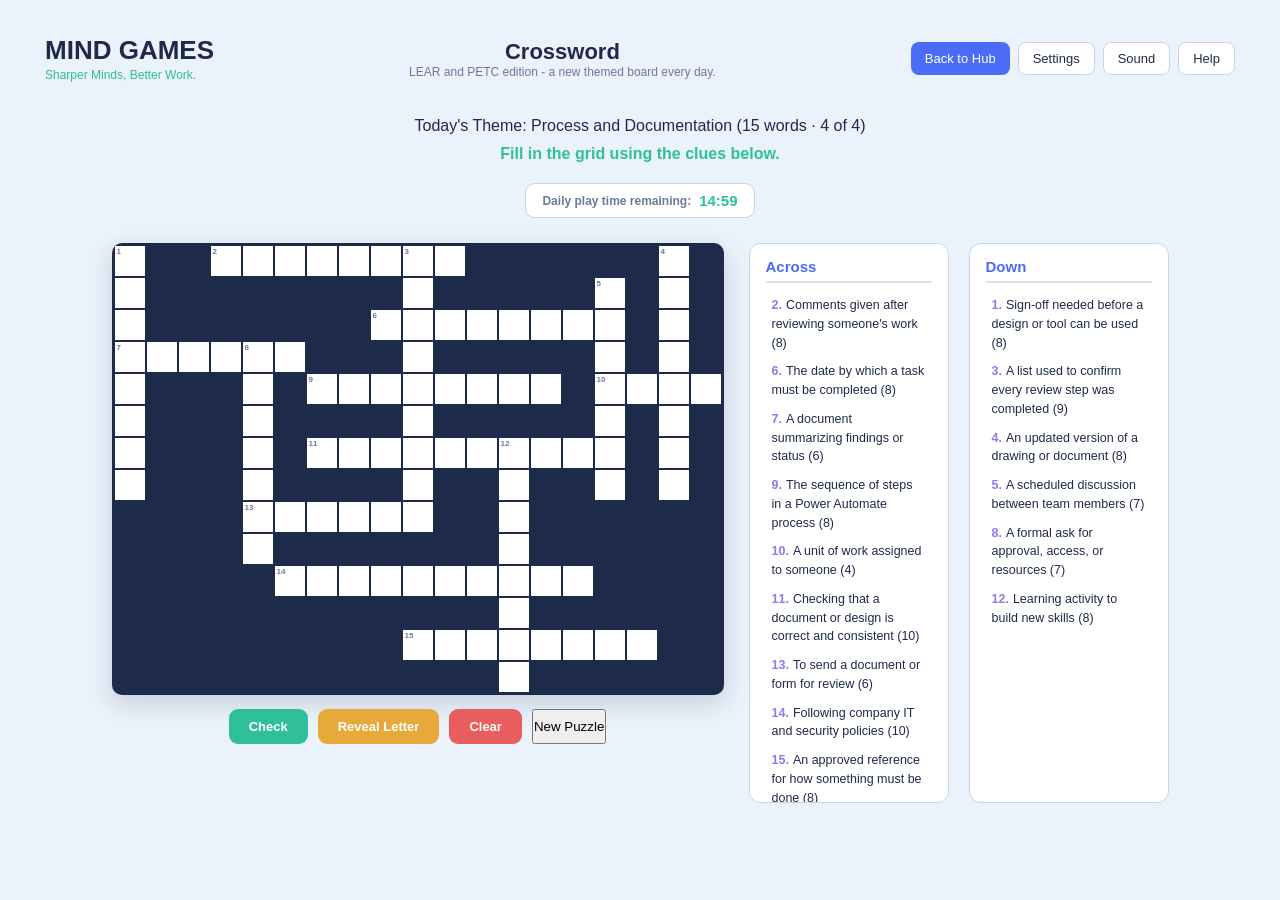
<file: crossword.html>
<!DOCTYPE html>
<html lang="en">
<head>
    <meta charset="UTF-8">
    <meta name="viewport" content="width=device-width, initial-scale=1.0">
    <title>Crossword - Mind Games</title>
    <link rel="stylesheet" href="css/style.css">
    <link rel="stylesheet" href="css/tictactoe.css">
    <link rel="stylesheet" href="css/crossword.css">
</head>
<body>
    <header class="app-header">
        <div class="header-left">
            <h1>MIND GAMES</h1>
            <p class="tagline">Sharper Minds, Better Work.</p>
        </div>
        <div class="header-center">
            <h2>Crossword</h2>
            <p>LEAR and PETC edition - a new themed board every day.</p>
        </div>
        <div class="header-right">
            <button class="btn-icon back-btn" onclick="window.location.href='index.html'">Back to Hub</button>
            <button class="btn-icon">Settings</button>
            <button class="btn-icon">Sound</button>
            <button class="btn-icon" id="helpBtn">Help</button>
        </div>
    </header>

    <div class="crossword-container">
        <div class="theme-banner">
            <span class="theme-label">Today's Theme:</span>
            <span id="themeName" class="theme-name">-</span>
            <span class="theme-count" id="themeCount"></span>
        </div>

        <div id="status" class="status-msg">Fill in the grid using the clues below.</div>

        <div class="timer-card">
            <span class="timer-label">Daily play time remaining:</span>
            <span id="timer" class="timer-value">15:00</span>
        </div>

        <div class="crossword-layout">
            <div class="grid-wrap">
                <div class="crossword-grid" id="grid"></div>
                <div class="controls">
                    <button class="btn-check" onclick="checkSolution()">Check</button>
                    <button class="btn-hint" onclick="giveHint()">Reveal Letter</button>
                    <button class="btn-clear" onclick="clearUser()">Clear</button>
                    <button class="btn-shuffle" onclick="nextPuzzle()">New Puzzle</button>
                </div>
            </div>

            <div class="clues-panel">
                <div class="clue-group">
                    <h3>Across</h3>
                    <ul id="acrossClues" class="clue-list"></ul>
                </div>
                <div class="clue-group">
                    <h3>Down</h3>
                    <ul id="downClues" class="clue-list"></ul>
                </div>
            </div>
        </div>
    </div>

    <div id="popup" class="popup-overlay hidden">
        <div class="popup-card" id="popupCard">
            <div class="popup-icon" id="popupIcon">Trophy</div>
            <h2 id="popupTitle">Puzzle Solved!</h2>
            <p id="popupMessage">Great job! You filled every word correctly.</p>
            <div class="popup-buttons">
                <button class="btn-primary" onclick="nextPuzzleFromPopup()">Try Another Theme</button>
                <button class="btn-secondary" onclick="closePopupAndReset()">Play Again</button>
                <button class="btn-secondary" onclick="window.location.href='index.html'">Back to Hub</button>
            </div>
        </div>
    </div>

    <div id="helpPopup" class="popup-overlay hidden">
        <div class="popup-card">
            <div class="popup-icon">Help</div>
            <h2>How to Play</h2>
            <p style="text-align:left;">Click a cell to select it (click again to switch Across/Down). Type letters to fill the grid - the cursor moves automatically. Use the clue list to jump to any word. Use Check to verify your answers, Reveal Letter for a hint, Clear to restart the board, or New Puzzle to switch to a different themed word set. There are 4 rotating themes: Wiring Harness Basics, Lear and PETC Company, Programs and Acronyms, and Process and Documentation - a new one is featured each day!</p>
            <div class="popup-buttons">
                <button class="btn-primary" onclick="document.getElementById('helpPopup').classList.add('hidden')">Got it</button>
            </div>
        </div>
    </div>

    <script src="js/crossword_data.js"></script>
    <script src="js/crossword.js"></script>
</body>
</html>
</file>
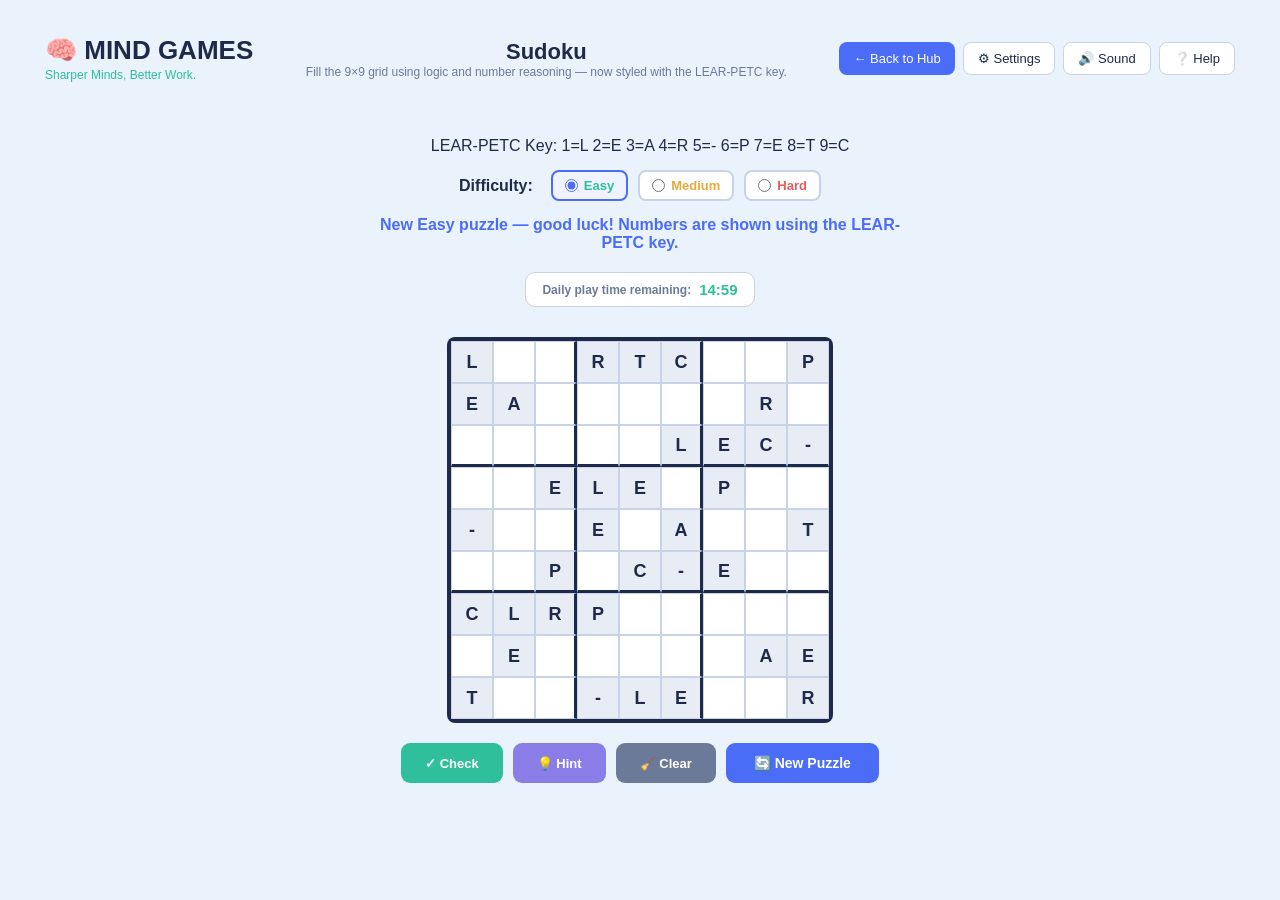
<file: sudoku.html>
<!DOCTYPE html>
<html lang="en">
<head>
    <meta charset="UTF-8">
    <meta name="viewport" content="width=device-width, initial-scale=1.0">
    <title>Sudoku — Mind Games</title>
    <link rel="stylesheet" href="css/style.css">
    <link rel="stylesheet" href="css/tictactoe.css">
    <link rel="stylesheet" href="css/sudoku.css">
</head>
<body>
    <header class="app-header">
        <div class="header-left">
            <h1>🧠 MIND GAMES</h1>
            <p class="tagline">Sharper Minds, Better Work.</p>
        </div>
        <div class="header-center">
            <h2>Sudoku</h2>
            <p>Fill the 9×9 grid using logic and number reasoning — now styled with the LEAR-PETC key.</p>
        </div>
        <div class="header-right">
            <button class="btn-icon back-btn" onclick="window.location.href='index.html'">← Back to Hub</button>
            <button class="btn-icon">⚙ Settings</button>
            <button class="btn-icon">🔊 Sound</button>
            <button class="btn-icon">❔ Help</button>
        </div>
    </header>
    <div class="sudoku-container">
        <!-- LEAR-PETC Key Legend -->
        <div class="lear-legend">
            <span class="legend-title">LEAR-PETC Key:</span>
            <span class="legend-item"><span class="legend-num">1</span>=<span class="letter-red">L</span></span>
            <span class="legend-item"><span class="legend-num">2</span>=<span class="letter-red">E</span></span>
            <span class="legend-item"><span class="legend-num">3</span>=<span class="letter-red">A</span></span>
            <span class="legend-item"><span class="legend-num">4</span>=<span class="letter-red">R</span></span>
            <span class="legend-item"><span class="legend-num">5</span>=<span class="letter-neutral">-</span></span>
            <span class="legend-item"><span class="legend-num">6</span>=<span class="letter-blue">P</span></span>
            <span class="legend-item"><span class="legend-num">7</span>=<span class="letter-blue">E</span></span>
            <span class="legend-item"><span class="legend-num">8</span>=<span class="letter-blue">T</span></span>
            <span class="legend-item"><span class="legend-num">9</span>=<span class="letter-blue">C</span></span>
        </div>
        <!-- Difficulty Selector -->
        <div class="difficulty-row">
            <span class="label">Difficulty:</span>
            <label class="radio-btn easy">
                <input type="radio" name="diff" value="Easy" checked>
                <span>Easy</span>
            </label>
            <label class="radio-btn medium">
                <input type="radio" name="diff" value="Medium">
                <span>Medium</span>
            </label>
            <label class="radio-btn hard">
                <input type="radio" name="diff" value="Hard">
                <span>Hard</span>
            </label>
        </div>
        <!-- Status -->
        <div id="status" class="status-msg">Select a cell and press a number key (1–9) to place its LEAR-PETC letter.</div>
        <!-- Daily Timer -->
        <div class="timer-card">
            <span class="timer-label">Daily play time remaining:</span>
            <span id="timer" class="timer-value">15:00</span>
        </div>
        <!-- Sudoku Board -->
        <div class="sudoku-board" id="board"></div>
        <!-- Controls -->
        <div class="controls">
            <button class="btn-check" onclick="checkSolution()">✓ Check</button>
            <button class="btn-hint" onclick="giveHint()">💡 Hint</button>
            <button class="btn-clear" onclick="clearUser()">🧹 Clear</button>
            <button class="btn-primary" onclick="newPuzzle()">🔄 New Puzzle</button>
        </div>
    </div>
    <!-- Result Popup -->
    <div id="popup" class="popup-overlay hidden">
        <div class="popup-card" id="popupCard">
            <div class="popup-icon" id="popupIcon">🏆</div>
            <h2 id="popupTitle">Puzzle Solved!</h2>
            <p id="popupMessage">Great job!</p>
            <div class="popup-buttons">
                <button class="btn-primary" onclick="closePopupAndNew()">🔄 Play Again</button>
                <button class="btn-secondary" onclick="window.location.href='index.html'">← Back to Hub</button>
            </div>
        </div>
    </div>
    <script src="js/sudoku.js"></script>
</body>
</html>
</file>
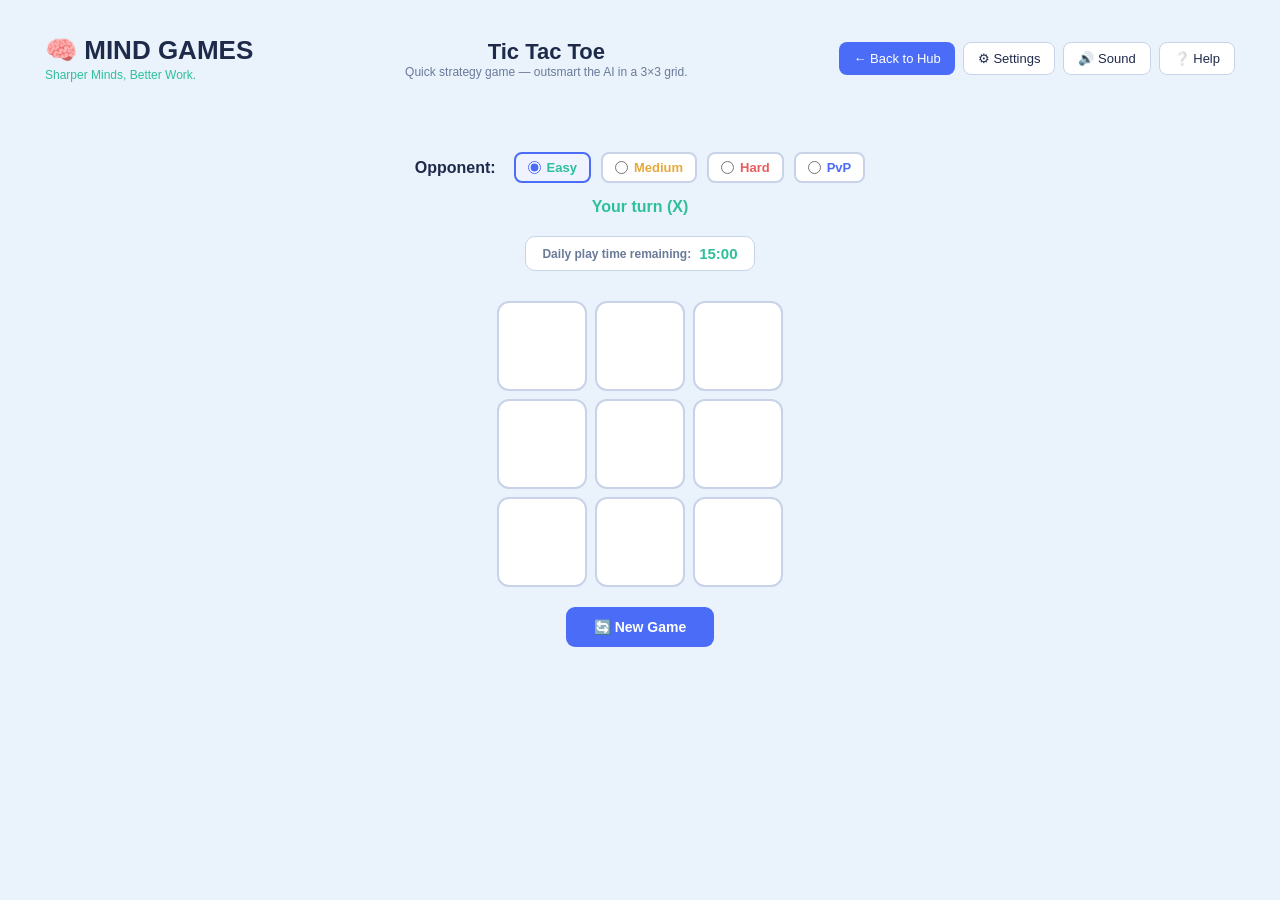
<file: tictactoe.html>
<!DOCTYPE html>
<html lang="en">
<head>
    <meta charset="UTF-8">
    <meta name="viewport" content="width=device-width, initial-scale=1.0">
    <title>Tic Tac Toe — Mind Games</title>
    <link rel="stylesheet" href="css/style.css">
    <link rel="stylesheet" href="css/tictactoe.css">
</head>
<body>

    <header class="app-header">
        <div class="header-left">
            <h1>🧠 MIND GAMES</h1>
            <p class="tagline">Sharper Minds, Better Work.</p>
        </div>
        <div class="header-center">
            <h2>Tic Tac Toe</h2>
            <p>Quick strategy game — outsmart the AI in a 3×3 grid.</p>
        </div>
        <div class="header-right">
            <button class="btn-icon back-btn" onclick="window.location.href='index.html'">← Back to Hub</button>
            <button class="btn-icon">⚙ Settings</button>
            <button class="btn-icon">🔊 Sound</button>
            <button class="btn-icon">❔ Help</button>
        </div>
    </header>

    <div class="ttt-container">

        <!-- Difficulty Selector -->
        <div class="difficulty-row">
            <span class="label">Opponent:</span>
            <label class="radio-btn easy">
                <input type="radio" name="mode" value="Easy" checked>
                <span>Easy</span>
            </label>
            <label class="radio-btn medium">
                <input type="radio" name="mode" value="Medium">
                <span>Medium</span>
            </label>
            <label class="radio-btn hard">
                <input type="radio" name="mode" value="Hard">
                <span>Hard</span>
            </label>
            <label class="radio-btn pvp">
                <input type="radio" name="mode" value="PvP">
                <span>PvP</span>
            </label>
        </div>

        <!-- Status -->
        <div id="status" class="status-msg">Your turn (X)</div>

        <!-- Daily Timer -->
        <div class="timer-card">
            <span class="timer-label">Daily play time remaining:</span>
            <span id="timer" class="timer-value">15:00</span>
        </div>

        <!-- Board -->
        <div class="board" id="board">
            <button class="cell" data-idx="0"></button>
            <button class="cell" data-idx="1"></button>
            <button class="cell" data-idx="2"></button>
            <button class="cell" data-idx="3"></button>
            <button class="cell" data-idx="4"></button>
            <button class="cell" data-idx="5"></button>
            <button class="cell" data-idx="6"></button>
            <button class="cell" data-idx="7"></button>
            <button class="cell" data-idx="8"></button>
        </div>

        <!-- Controls -->
        <div class="controls">
            <button class="btn-primary" onclick="resetGame()">🔄 New Game</button>
        </div>

    </div>

    <!-- Result Popup -->
    <div id="popup" class="popup-overlay hidden">
        <div class="popup-card" id="popupCard">
            <div class="popup-icon" id="popupIcon">🏆</div>
            <h2 id="popupTitle">Congratulations!</h2>
            <p id="popupMessage">You won!</p>
            <div class="popup-buttons">
                <button class="btn-primary" onclick="closePopupAndReset()">🔄 Play Again</button>
                <button class="btn-secondary" onclick="window.location.href='index.html'">← Back to Hub</button>
            </div>
        </div>
    </div>

    <script src="js/tictactoe.js"></script>
</body>
</html>
</file>
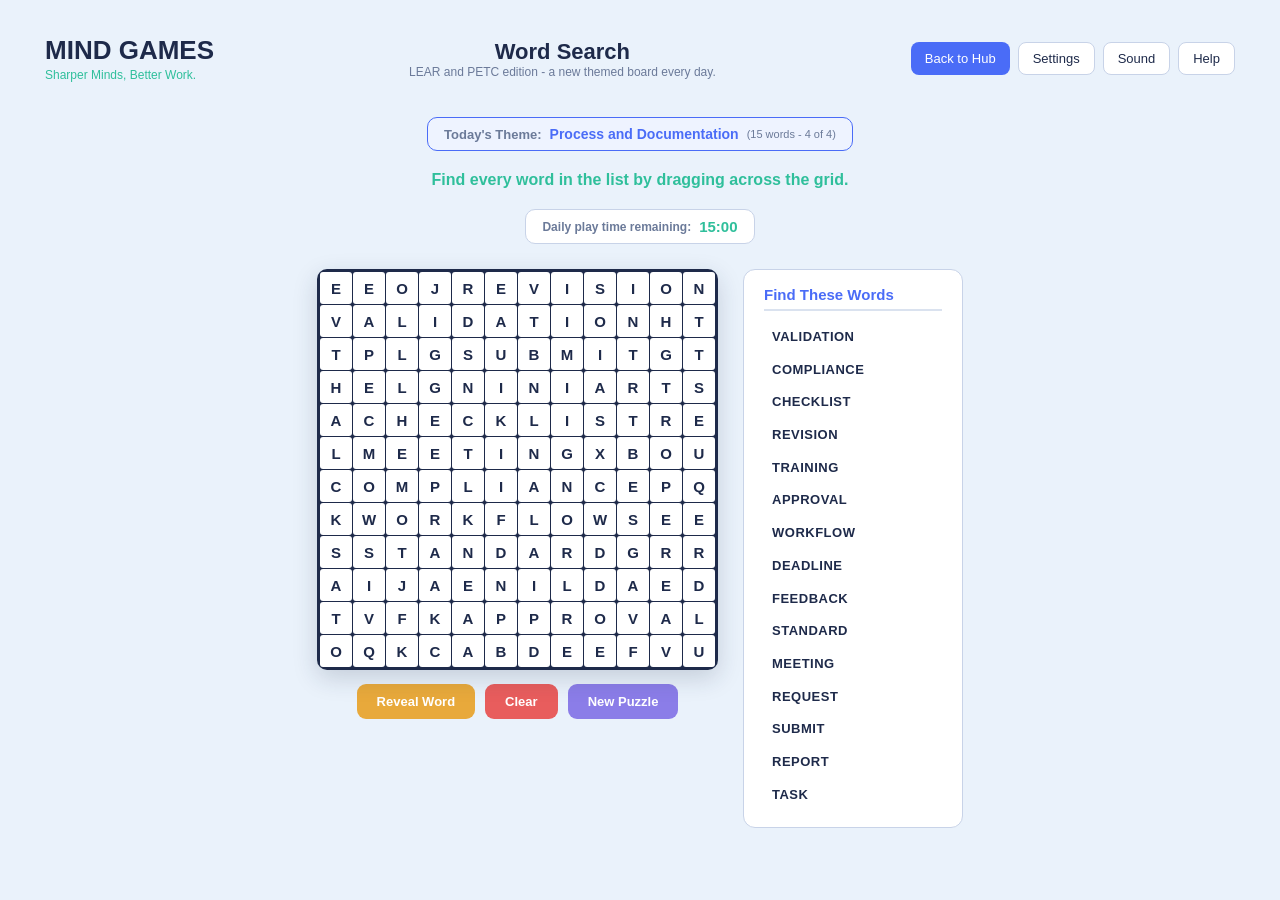
<file: wordsearch.html>
<!DOCTYPE html>
<html lang="en">
<head>
    <meta charset="UTF-8">
    <meta name="viewport" content="width=device-width, initial-scale=1.0">
    <title>Word Search - Mind Games</title>
    <link rel="stylesheet" href="css/style.css">
    <link rel="stylesheet" href="css/tictactoe.css">
    <link rel="stylesheet" href="css/wordsearch.css">
</head>
<body>
    <header class="app-header">
        <div class="header-left">
            <h1>MIND GAMES</h1>
            <p class="tagline">Sharper Minds, Better Work.</p>
        </div>
        <div class="header-center">
            <h2>Word Search</h2>
            <p>LEAR and PETC edition - a new themed board every day.</p>
        </div>
        <div class="header-right">
            <button class="btn-icon back-btn" onclick="window.location.href='index.html'">Back to Hub</button>
            <button class="btn-icon">Settings</button>
            <button class="btn-icon">Sound</button>
            <button class="btn-icon" id="helpBtn">Help</button>
        </div>
    </header>

    <div class="ws-container">
        <div class="theme-banner">
            <span class="theme-label">Today's Theme:</span>
            <span id="themeName" class="theme-name">-</span>
            <span class="theme-count" id="themeCount"></span>
        </div>

        <div id="status" class="status-msg">Find every word in the list by dragging across the grid.</div>

        <div class="timer-card">
            <span class="timer-label">Daily play time remaining:</span>
            <span id="timer" class="timer-value">15:00</span>
        </div>

        <div class="ws-layout">
            <div class="grid-wrap">
                <div class="ws-grid" id="grid"></div>
                <div class="controls">
                    <button class="btn-hint" onclick="giveHint()">Reveal Word</button>
                    <button class="btn-clear" onclick="clearProgress()">Clear</button>
                    <button class="btn-shuffle" onclick="nextPuzzle()">New Puzzle</button>
                </div>
            </div>

            <div class="words-panel">
                <h3>Find These Words</h3>
                <ul id="wordList" class="word-list"></ul>
            </div>
        </div>
    </div>

    <div id="popup" class="popup-overlay hidden">
        <div class="popup-card" id="popupCard">
            <div class="popup-icon" id="popupIcon">Trophy</div>
            <h2 id="popupTitle">All Words Found!</h2>
            <p id="popupMessage">Great job! You found every word correctly.</p>
            <div class="popup-buttons">
                <button class="btn-primary" onclick="nextPuzzleFromPopup()">Try Another Theme</button>
                <button class="btn-secondary" onclick="closePopupAndReset()">Play Again</button>
                <button class="btn-secondary" onclick="window.location.href='index.html'">Back to Hub</button>
            </div>
        </div>
    </div>

    <div id="helpPopup" class="popup-overlay hidden">
        <div class="popup-card">
            <div class="popup-icon">Help</div>
            <h2>How to Play</h2>
            <p style="text-align:left;">Click and drag from the first letter of a word to its last letter (words can go across, down, or diagonally, forwards or backwards). Release to check it - correct words turn green and get crossed off the list. Use Reveal Word if you get stuck, Clear to reset your progress, or New Puzzle to switch to a different themed word set. There are 4 rotating themes: Wiring Harness Basics, Lear and PETC Company, Programs and Acronyms, and Process and Documentation - a new one is featured each day!</p>
            <div class="popup-buttons">
                <button class="btn-primary" onclick="document.getElementById('helpPopup').classList.add('hidden')">Got it</button>
            </div>
        </div>
    </div>

    <script src="js/wordsearch_data.js"></script>
    <script src="js/wordsearch.js"></script>
</body>
</html>
</file>
<file: css/style.css>
/* =====================================================
   MIND GAMES — Web Edition
   Matching the Python CustomTkinter design
   ===================================================== */

:root {
    --bg-main: #EAF2FB;
    --bg-card: #FFFFFF;
    --bg-card-hl: #E8FDF5;
    --accent-mint: #2FBF9B;
    --accent-blue: #4A6CF7;
    --accent-purple: #8B7DE8;
    --text-dark: #1E2A4A;
    --text-muted: #6B7A99;
    --badge-easy: #2FBF9B;
    --badge-med: #E8A93B;
    --badge-hard: #E85D5D;
    --banner-bg: #FFF6E0;
    --banner-border: #F4C95D;
}

* {
    box-sizing: border-box;
    margin: 0;
    padding: 0;
}

body {
    font-family: 'Segoe UI', Arial, sans-serif;
    background: var(--bg-main);
    color: var(--text-dark);
    min-height: 100vh;
    padding: 20px;
}

/* ---------- HEADER ---------- */
.app-header {
    display: flex;
    justify-content: space-between;
    align-items: center;
    padding: 15px 25px;
    flex-wrap: wrap;
    gap: 15px;
}

.header-left h1 {
    font-size: 26px;
    color: var(--text-dark);
}

.tagline {
    color: var(--accent-mint);
    font-size: 12px;
    margin-top: 2px;
}

.header-center {
    text-align: center;
}

.header-center h2 {
    font-size: 22px;
    color: var(--text-dark);
}

.header-center p {
    font-size: 12px;
    color: var(--text-muted);
}

.header-right {
    display: flex;
    gap: 8px;
}

.btn-icon {
    background: white;
    color: var(--text-dark);
    border: 1px solid #C8D3E8;
    padding: 8px 14px;
    border-radius: 8px;
    cursor: pointer;
    font-size: 13px;
    transition: 0.2s;
}

.btn-icon:hover {
    background: #E5ECF7;
}

/* ---------- WORK FIRST BANNER ---------- */
.banner {
    background: var(--banner-bg);
    border: 1px solid var(--banner-border);
    border-radius: 10px;
    text-align: center;
    padding: 12px;
    margin: 15px 25px;
    color: #8A6A00;
    font-size: 13px;
    font-weight: bold;
}

/* ---------- GAME GRID ---------- */
.game-grid {
    display: grid;
    grid-template-columns: repeat(3, 1fr);
    gap: 20px;
    padding: 10px 25px;
}

.card {
    background: var(--bg-card);
    border: 2px solid #DAE2EF;
    border-radius: 16px;
    padding: 18px;
    text-align: center;
    position: relative;
    transition: transform 0.15s, box-shadow 0.15s;
    display: flex;
    flex-direction: column;
    align-items: center;
}

.card.available {
    background: var(--bg-card-hl);
    border-color: var(--accent-mint);
}

.card:hover {
    transform: translateY(-3px);
    box-shadow: 0 8px 20px rgba(30, 42, 74, 0.12);
}

.status {
    position: absolute;
    top: 12px;
    right: 14px;
    font-size: 11px;
    font-weight: bold;
    color: var(--accent-mint);
}

.status.soon {
    color: var(--accent-purple);
}

.card img {
    width: 130px;
    height: 130px;
    object-fit: contain;
    margin: 15px 0 10px 0;
    filter: drop-shadow(3px 5px 6px rgba(40, 50, 80, 0.25));
}

.card.coming-soon img {
    opacity: 0.5;
}

.card h2 {
    font-size: 19px;
    margin-bottom: 6px;
    color: var(--text-dark);
}

.card p {
    color: var(--text-muted);
    font-size: 12px;
    margin-bottom: 10px;
}

/* ---------- BADGES ---------- */
.badge {
    font-size: 12px;
    font-weight: bold;
    margin-bottom: 12px;
    display: inline-block;
}

.badge.easy   { color: var(--badge-easy); }
.badge.medium { color: var(--badge-med); }
.badge.hard   { color: var(--badge-hard); }

/* ---------- PLAY BUTTON ---------- */
.btn-play {
    background: var(--accent-mint);
    color: white;
    border: none;
    padding: 10px 30px;
    border-radius: 9px;
    font-size: 14px;
    font-weight: bold;
    cursor: pointer;
    width: 100%;
    transition: 0.2s;
}

.btn-play:hover {
    background: #25A385;
}

.btn-play.purple {
    background: var(--accent-purple);
}

.btn-play.purple:hover {
    background: #7568CF;
}

/* ---------- WELLNESS FOOTER ---------- */
.wellness-footer {
    background: white;
    border-radius: 12px;
    padding: 15px;
    margin: 20px 25px 8px 25px;
    display: flex;
    justify-content: space-around;
    flex-wrap: wrap;
    gap: 10px;
    font-size: 12px;
    color: var(--text-dark);
}

.program-title {
    text-align: center;
    color: var(--accent-purple);
    font-style: italic;
    font-size: 12px;
    padding: 8px;
}

/* ---------- RESPONSIVE ---------- */
@media (max-width: 900px) {
    .game-grid { grid-template-columns: repeat(2, 1fr); }
    .app-header { flex-direction: column; text-align: center; }
}

@media (max-width: 600px) {
    .game-grid { grid-template-columns: 1fr; }
}
</file>
<file: css/tictactoe.css>
/* =====================================================
   TIC TAC TOE — Game Page Styles
   ===================================================== */

.ttt-container {
    max-width: 500px;
    margin: 20px auto;
    padding: 20px;
    text-align: center;
}

/* ---------- Difficulty Row ---------- */
.difficulty-row {
    display: flex;
    justify-content: center;
    align-items: center;
    gap: 10px;
    margin: 15px 0;
    flex-wrap: wrap;
}

.label {
    font-weight: bold;
    color: var(--text-dark);
    margin-right: 8px;
}

.radio-btn {
    display: inline-flex;
    align-items: center;
    gap: 6px;
    cursor: pointer;
    padding: 6px 12px;
    background: white;
    border: 2px solid #C8D3E8;
    border-radius: 8px;
    font-weight: bold;
    font-size: 13px;
    transition: 0.2s;
}

.radio-btn input {
    accent-color: var(--accent-blue);
}

.radio-btn.easy   { color: var(--badge-easy); }
.radio-btn.medium { color: var(--badge-med); }
.radio-btn.hard   { color: var(--badge-hard); }
.radio-btn.pvp    { color: var(--accent-blue); }

.radio-btn:has(input:checked) {
    background: #EEF3FF;
    border-color: var(--accent-blue);
}

/* ---------- Status Message ---------- */
.status-msg {
    font-size: 16px;
    font-weight: bold;
    color: var(--accent-mint);
    margin: 10px 0;
}

/* ---------- Daily Timer ---------- */
.timer-card {
    display: inline-flex;
    align-items: center;
    gap: 8px;
    background: white;
    border: 1px solid #C8D3E8;
    border-radius: 10px;
    padding: 8px 16px;
    margin: 10px 0;
}

.timer-label {
    font-size: 12px;
    font-weight: bold;
    color: var(--text-muted);
}

.timer-value {
    font-size: 15px;
    font-weight: bold;
    color: var(--accent-mint);
}

/* ---------- Board ---------- */
.board {
    display: grid;
    grid-template-columns: repeat(3, 90px);
    gap: 8px;
    justify-content: center;
    margin: 20px auto;
}

.cell {
    width: 90px;
    height: 90px;
    background: white;
    border: 2px solid #C8D3E8;
    border-radius: 12px;
    font-size: 42px;
    font-weight: bold;
    color: var(--text-dark);
    cursor: pointer;
    transition: 0.15s;
}

.cell:hover:not(:disabled) {
    background: #DDE7F7;
    transform: scale(1.05);
}

.cell.x-mark { color: var(--accent-blue); }
.cell.o-mark { color: var(--accent-mint); }

.cell:disabled {
    cursor: not-allowed;
}

/* ---------- Controls ---------- */
.controls {
    margin: 15px 0;
}

.btn-primary {
    background: var(--accent-blue);
    color: white;
    border: none;
    padding: 12px 28px;
    border-radius: 9px;
    font-size: 14px;
    font-weight: bold;
    cursor: pointer;
    transition: 0.2s;
}

.btn-primary:hover {
    background: #3A56D1;
}

.btn-secondary {
    background: white;
    color: var(--text-dark);
    border: 1px solid #C8D3E8;
    padding: 12px 28px;
    border-radius: 9px;
    font-size: 14px;
    font-weight: bold;
    cursor: pointer;
    transition: 0.2s;
}

.btn-secondary:hover {
    background: #E5ECF7;
}

.back-btn {
    background: var(--accent-blue) !important;
    color: white !important;
    border: none !important;
}

.back-btn:hover {
    background: #3A56D1 !important;
}

/* ---------- Popup ---------- */
.popup-overlay {
    position: fixed;
    top: 0; left: 0;
    width: 100%;
    height: 100%;
    background: rgba(30, 42, 74, 0.5);
    display: flex;
    align-items: center;
    justify-content: center;
    z-index: 100;
}

.popup-overlay.hidden {
    display: none;
}

.popup-card {
    background: #E8FDF5;
    border: 2px solid var(--accent-mint);
    border-radius: 20px;
    padding: 30px 40px;
    text-align: center;
    max-width: 420px;
    width: 90%;
    box-shadow: 0 10px 40px rgba(0,0,0,0.2);
}

.popup-card.loss {
    background: #FFF1F1;
    border-color: var(--badge-hard);
}

.popup-card.draw {
    background: #EEF3FF;
    border-color: var(--accent-blue);
}

.popup-icon {
    font-size: 62px;
    margin-bottom: 5px;
}

.popup-card h2 {
    font-size: 26px;
    color: var(--text-dark);
    margin-bottom: 10px;
}

.popup-card p {
    color: var(--text-muted);
    font-size: 14px;
    margin-bottom: 20px;
    line-height: 1.5;
}

.popup-buttons {
    display: flex;
    gap: 10px;
    justify-content: center;
    flex-wrap: wrap;
}
</file>
<file: css/crossword.css>
/* =====================================================
   CROSSWORD — Game Page Styles
   LEAR / PETC company edition
   ===================================================== */

.crossword-container {
    max-width: 1100px;
    margin: 10px auto;
    padding: 10px 20px 30px;
    text-align: center;
}

.crossword-layout {
    display: flex;
    gap: 25px;
    align-items: flex-start;
    justify-content: center;
    flex-wrap: wrap;
    margin-top: 15px;
}

/* ---------- Grid ---------- */
.grid-wrap {
    display: flex;
    flex-direction: column;
    align-items: center;
}

.crossword-grid {
    display: grid;
    gap: 2px;
    background: #1E2A4A;
    padding: 3px;
    border-radius: 10px;
    box-shadow: 0 8px 24px rgba(30, 42, 74, 0.18);
}

.cw-cell {
    position: relative;
    width: 30px;
    height: 30px;
    background: white;
}

.cw-cell.blocked {
    background: #1E2A4A;
}

.cw-cell input {
    width: 100%;
    height: 100%;
    border: none;
    text-align: center;
    font-size: 15px;
    font-weight: bold;
    text-transform: uppercase;
    background: transparent;
    color: var(--text-dark);
    caret-color: transparent;
}

.cw-cell input:focus {
    outline: none;
    background: #DDE7F7;
}

.cw-cell.active-word input:not(:focus) {
    background: #EAF2FB;
}

.cw-cell.selected input {
    background: #FFF6E0 !important;
}

.cw-cell input.correct {
    color: var(--accent-mint);
    background: #E8FDF5 !important;
}

.cw-cell input.incorrect {
    color: var(--badge-hard);
    background: #FFF1F1 !important;
}

.cw-number {
    position: absolute;
    top: 1px;
    left: 2px;
    font-size: 8px;
    font-weight: bold;
    color: var(--text-muted);
    pointer-events: none;
}

/* ---------- Clues Panel ---------- */
.clues-panel {
    display: flex;
    gap: 20px;
    flex-wrap: wrap;
    max-width: 420px;
    text-align: left;
}

.clue-group {
    background: white;
    border: 1px solid #C8D3E8;
    border-radius: 12px;
    padding: 14px 16px;
    min-width: 180px;
    flex: 1;
    max-height: 560px;
    overflow-y: auto;
}

.clue-group h3 {
    color: var(--accent-blue);
    font-size: 15px;
    margin-bottom: 8px;
    border-bottom: 2px solid #DAE2EF;
    padding-bottom: 6px;
}

.clue-list {
    list-style: none;
    font-size: 12.5px;
    line-height: 1.5;
}

.clue-list li {
    padding: 5px 6px;
    border-radius: 6px;
    cursor: pointer;
    color: var(--text-dark);
    transition: 0.15s;
}

.clue-list li:hover {
    background: #EAF2FB;
}

.clue-list li.active-clue {
    background: #FFF6E0;
    font-weight: bold;
    color: #8A6A00;
}

.clue-list li.solved {
    color: var(--accent-mint);
    text-decoration: line-through;
}

.clue-num {
    font-weight: bold;
    margin-right: 4px;
    color: var(--accent-purple);
}

/* ---------- Controls ---------- */
.crossword-container .controls {
    display: flex;
    gap: 10px;
    justify-content: center;
    margin-top: 14px;
    flex-wrap: wrap;
}

.btn-check, .btn-hint, .btn-clear {
    border: none;
    padding: 10px 20px;
    border-radius: 9px;
    font-size: 13px;
    font-weight: bold;
    cursor: pointer;
    transition: 0.2s;
    color: white;
}

.btn-check { background: var(--accent-mint); }
.btn-check:hover { background: #25A385; }
.btn-hint { background: var(--badge-med); }
.btn-hint:hover { background: #CC9330; }
.btn-clear { background: var(--badge-hard); }
.btn-clear:hover { background: #D14B4B; }

/* ---------- Responsive ---------- */
@media (max-width: 900px) {
    .cw-cell { width: 24px; height: 24px; }
    .cw-cell input { font-size: 12px; }
}

@media (max-width: 600px) {
    .clues-panel { max-width: 100%; }
}
</file>
<file: css/sudoku.css>
/* =====================================================
   SUDOKU — Game Page Styles
   ===================================================== */

.sudoku-container {
    max-width: 600px;
    margin: 20px auto;
    padding: 20px;
    text-align: center;
}

/* ---------- Sudoku Board ---------- */
.sudoku-board {
    display: grid;
    grid-template-columns: repeat(9, 42px);
    gap: 0;
    background: var(--text-dark);
    padding: 4px;
    border-radius: 8px;
    margin: 20px auto;
    width: fit-content;
}

.sudoku-cell {
    width: 42px;
    height: 42px;
    background: white;
    border: 1px solid #C8D3E8;
    text-align: center;
    font-size: 18px;
    font-weight: bold;
    color: var(--accent-blue);
    outline: none;
    transition: 0.15s;
}

.sudoku-cell:focus {
    background: #DDE7F7;
    border-color: var(--accent-blue);
    box-shadow: 0 0 0 2px rgba(74, 108, 247, 0.3);
}

/* Preset (given) numbers - not editable */
.sudoku-cell.given {
    background: #E8ECF5;
    color: var(--text-dark);
    cursor: not-allowed;
}

/* Hint cells */
.sudoku-cell.hint {
    color: var(--accent-purple);
    background: #F3F0FA;
}

/* Thicker borders every 3rd column */
.sudoku-cell:nth-child(3n) {
    border-right: 3px solid var(--text-dark);
}

.sudoku-cell:nth-child(9n) {
    border-right: 1px solid #C8D3E8;
}

/* Thicker borders every 3rd row */
.sudoku-cell:nth-child(n+19):nth-child(-n+27),
.sudoku-cell:nth-child(n+46):nth-child(-n+54) {
    border-bottom: 3px solid var(--text-dark);
}

/* ---------- Controls ---------- */
.sudoku-container .controls {
    display: flex;
    justify-content: center;
    flex-wrap: wrap;
    gap: 10px;
    margin: 15px 0;
}

.btn-check {
    background: var(--accent-mint);
    color: white;
    border: none;
    padding: 10px 24px;
    border-radius: 9px;
    font-size: 13px;
    font-weight: bold;
    cursor: pointer;
    transition: 0.2s;
}

.btn-check:hover { background: #25A385; }

.btn-hint {
    background: var(--accent-purple);
    color: white;
    border: none;
    padding: 10px 24px;
    border-radius: 9px;
    font-size: 13px;
    font-weight: bold;
    cursor: pointer;
    transition: 0.2s;
}

.btn-hint:hover { background: #7568CF; }

.btn-clear {
    background: var(--text-muted);
    color: white;
    border: none;
    padding: 10px 24px;
    border-radius: 9px;
    font-size: 13px;
    font-weight: bold;
    cursor: pointer;
    transition: 0.2s;
}

.btn-clear:hover { background: #556180; }

/* ---------- Mobile Responsive ---------- */
@media (max-width: 500px) {
    .sudoku-board {
        grid-template-columns: repeat(9, 34px);
    }
    .sudoku-cell {
        width: 34px;
        height: 34px;
        font-size: 15px;
    }
}
</file>
<file: css/wordsearch.css>
/* =====================================================
   WORD SEARCH - Game Page Styles
   LEAR / PETC company edition - rotating themed puzzles
   ===================================================== */

.ws-container {
    max-width: 1100px;
    margin: 10px auto;
    padding: 10px 20px 30px;
    text-align: center;
}

/* ---------- Theme Banner (shared look with Crossword) ---------- */
.theme-banner {
    background: #EEF3FF;
    border: 1px solid var(--accent-blue);
    border-radius: 10px;
    padding: 8px 16px;
    margin-bottom: 10px;
    display: inline-flex;
    align-items: center;
    gap: 8px;
    font-size: 13px;
}

.theme-label {
    color: var(--text-muted);
    font-weight: bold;
}

.theme-name {
    color: var(--accent-blue);
    font-weight: bold;
    font-size: 14px;
}

.theme-count {
    color: var(--text-muted);
    font-size: 11px;
}

.ws-layout {
    display: flex;
    gap: 25px;
    align-items: flex-start;
    justify-content: center;
    flex-wrap: wrap;
    margin-top: 15px;
}

/* ---------- Grid ---------- */
.grid-wrap {
    display: flex;
    flex-direction: column;
    align-items: center;
    user-select: none;
}

.ws-grid {
    display: grid;
    gap: 1px;
    background: #1E2A4A;
    padding: 3px;
    border-radius: 10px;
    box-shadow: 0 8px 24px rgba(30, 42, 74, 0.18);
    position: relative;
}

.ws-cell {
    width: 32px;
    height: 32px;
    background: white;
    display: flex;
    align-items: center;
    justify-content: center;
    font-size: 15px;
    font-weight: bold;
    color: var(--text-dark);
    cursor: pointer;
    border-radius: 3px;
    transition: background 0.1s;
}

.ws-cell:hover {
    background: #EAF2FB;
}

.ws-cell.selecting {
    background: #FFF6E0;
    color: #8A6A00;
}

.ws-cell.found {
    background: #E8FDF5;
    color: var(--accent-mint);
}

.ws-cell.found.overlap {
    background: #DFF3FF;
    color: var(--accent-blue);
}

/* ---------- Words Panel ---------- */
.words-panel {
    background: white;
    border: 1px solid #C8D3E8;
    border-radius: 12px;
    padding: 16px 20px;
    min-width: 220px;
    max-width: 260px;
    text-align: left;
}

.words-panel h3 {
    color: var(--accent-blue);
    font-size: 15px;
    margin-bottom: 10px;
    border-bottom: 2px solid #DAE2EF;
    padding-bottom: 6px;
}

.word-list {
    list-style: none;
    font-size: 13px;
    line-height: 1.9;
}

.word-list li {
    padding: 4px 8px;
    border-radius: 6px;
    color: var(--text-dark);
    font-weight: 600;
    letter-spacing: 0.5px;
}

.word-list li.found {
    color: var(--accent-mint);
    text-decoration: line-through;
    opacity: 0.7;
}

/* ---------- Controls ---------- */
.ws-container .controls {
    display: flex;
    gap: 10px;
    justify-content: center;
    margin-top: 14px;
    flex-wrap: wrap;
}

.btn-hint, .btn-clear, .btn-shuffle {
    border: none;
    padding: 10px 20px;
    border-radius: 9px;
    font-size: 13px;
    font-weight: bold;
    cursor: pointer;
    transition: 0.2s;
    color: white;
}

.btn-hint { background: var(--badge-med); }
.btn-hint:hover { background: #CC9330; }
.btn-clear { background: var(--badge-hard); }
.btn-clear:hover { background: #D14B4B; }
.btn-shuffle { background: var(--accent-purple); }
.btn-shuffle:hover { background: #7566D4; }

/* ---------- Responsive ---------- */
@media (max-width: 900px) {
    .ws-cell { width: 26px; height: 26px; font-size: 13px; }
}

@media (max-width: 600px) {
    .words-panel { max-width: 100%; }
    .ws-cell { width: 22px; height: 22px; font-size: 11px; }
}
</file>
